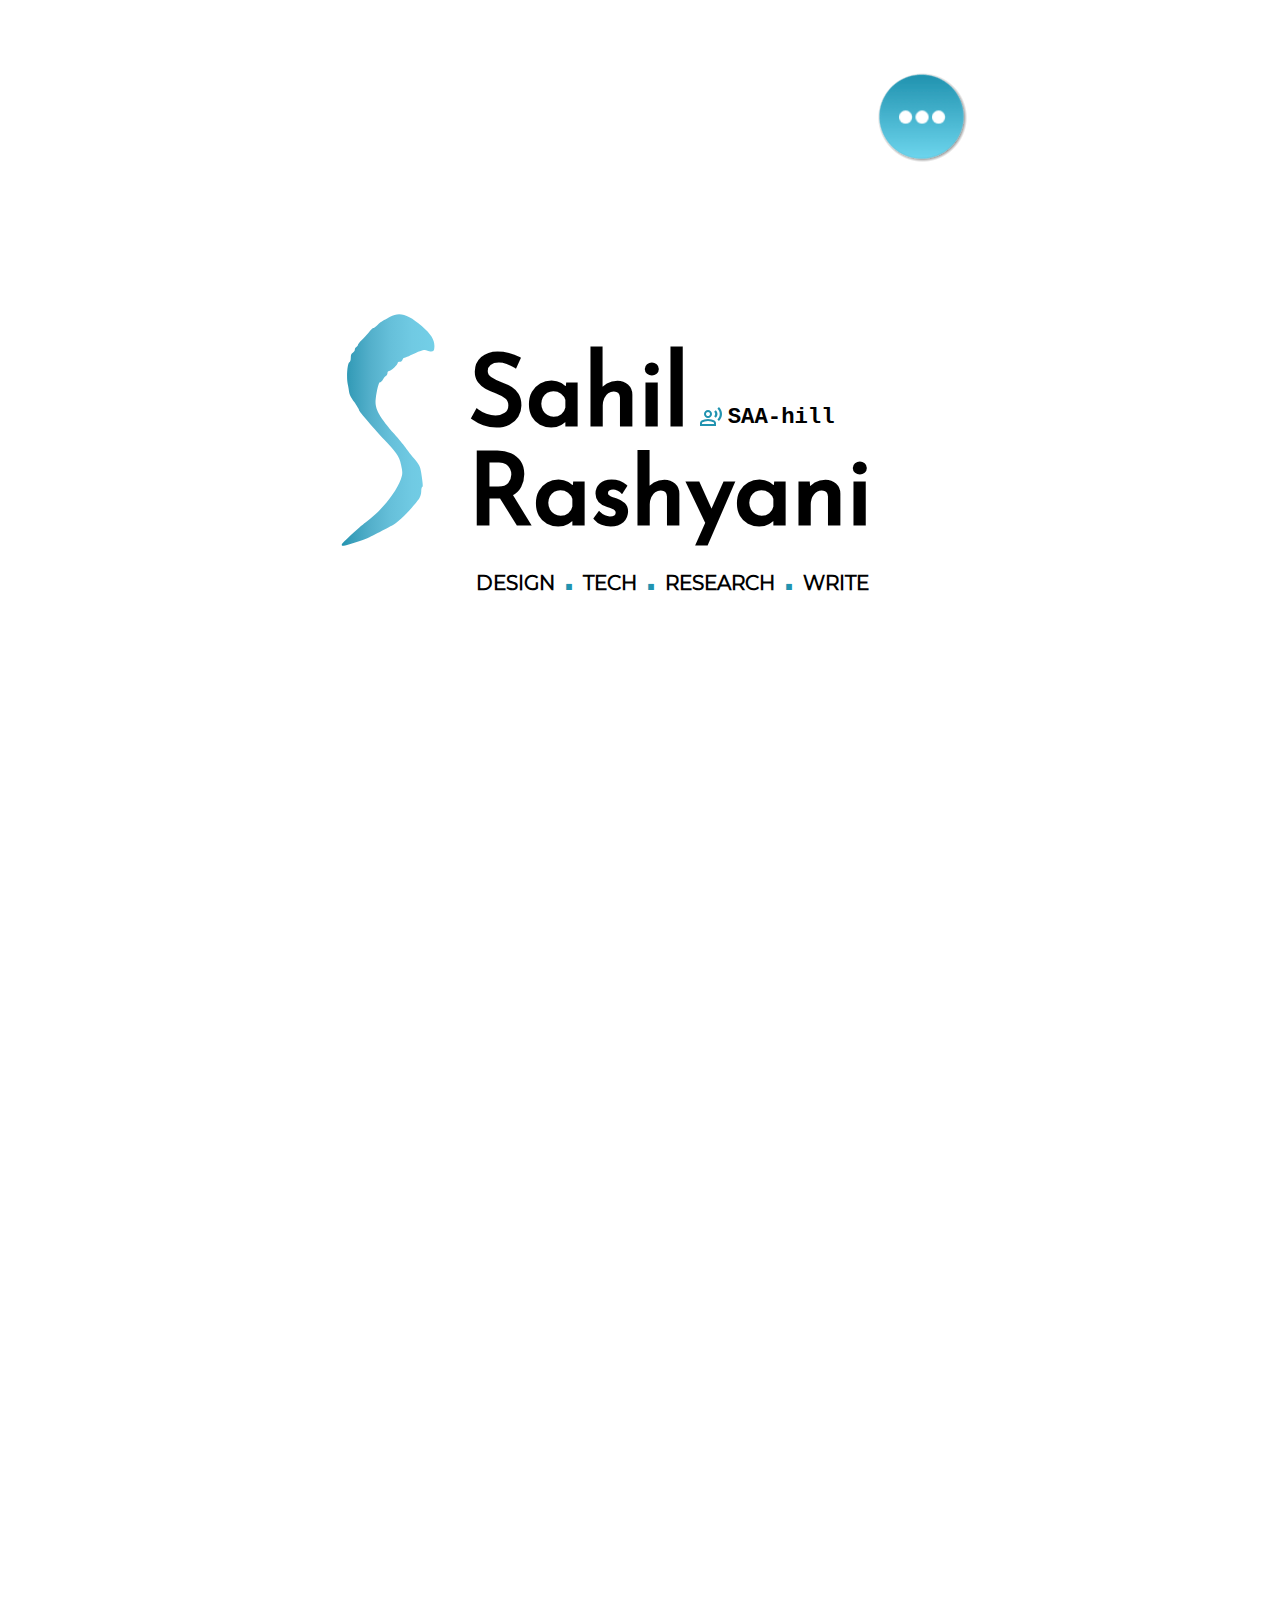
<file: index.html>
<!DOCTYPE HTML>
<html lang="en">

<head>
	<!-- Google tag (gtag.js) -->
	<script async src="https://www.googletagmanager.com/gtag/js?id=G-20PRXJCR0Q"></script>
	<script>
	  window.dataLayer = window.dataLayer || [];
	  function gtag(){dataLayer.push(arguments);}
	  gtag('js', new Date());
	  gtag('config', 'G-20PRXJCR0Q');
	</script>
	<meta charset="UTF-8" />
	<meta name="viewport" content="width=device-width, initial-scale=1, shrink-to-fit=no" />
	<title>Sahil Rashyani</title>
	<link rel="shortcut icon" href="favicon.ico" />
	<link rel="stylesheet" type="text/css" href="css/main.css">
	<script src="js/main.js" defer></script>
</head>

<body>

	<!-- page Container -->
	<div class="container">
		<section class="home">
			<div class="branding">
				<img src="img/Logo_SahilRashyani.svg" alt="Sahil Rashyani Logo" class="logo" />
				<h1>
					<span class="glitch" data-text="Sahil">Sahil</span>
					<span class="phonetic-name"><img src="img/voice-over.svg" alt="phonetic name pronounciation icon" class="pronounciation" /> SAA-hill</span>
					<br />
					<span class="" data-text="Rashyani">Rashyani</span>
				</h1>
			</div>
			<p class="what-i-do">
				Design<span class="period">.</span>Tech<span class="period">.</span>Research<span class="period">.</span>Write
			</p>
		</section>		
	</div>

	<!-- navigation -->
	<div class="nav">
		<nav class="menu" style="filter: url(#shadowed-goo);">
			<input type="checkbox" href="#" class="menu-open" name="menu-open" id="menu-open" />
			<label class="menu-open-button" for="menu-open" data-text="Menu">
				<span class="ellipses ellipses-1"></span>
				<span class="ellipses ellipses-2"></span>
				<span class="ellipses ellipses-3"></span>
			</label>
			<a href="splash.html" class="menu-item" data-text="Site Info"> <img src="img/info.svg" class="menu-logo" /> </a>
			<a href="contact.html" class="menu-item" data-text="Contact"> <img src="img/contact.svg" class="menu-logo" />
			</a>
			<a href="projects.html" class="menu-item" data-text="Projects"> <img src="img/projects.svg"
					class="menu-logo" /> </a>
			<a href="about.html" class="menu-item" data-text="About"> <img src="img/about.svg" class="menu-logo" /> </a>
			<a href="index.html" class="menu-item" data-text="Home"> <img src="img/Logo_SahilRashyani_white.svg"
					class="menu-logo" /> </a>
		</nav>
	</div>

	<!-- circles -->
	<div class="circle" id="circle1"></div>
	<div class="circle" id="circle2"></div>

	<!-- filters -->
	<svg class="filters" xmlns="http://www.w3.org/2000/svg" version="1.1">
		<defs>
			<filter id="shadowed-goo">
				<feGaussianBlur in="SourceGraphic" result="blur" stdDeviation="10" />
				<feColorMatrix in="blur" mode="matrix" values="1 0 0 0 0  0 1 0 0 0  0 0 1 0 0  0 0 0 18 -7" result="goo" />
				<feGaussianBlur in="goo" stdDeviation="3" result="shadow" />
				<feColorMatrix in="shadow" mode="matrix" values="0 0 0 0 0  0 0 0 0 0  0 0 0 0 0  0 0 0 1 -0.2"
					result="shadow" />
				<feOffset in="shadow" dx="1" dy="1" result="shadow" />
				<feComposite in2="shadow" in="goo" result="goo" />
				<feComposite in2="goo" in="SourceGraphic" result="mix" />
			</filter>
			<filter id="goo">
				<feGaussianBlur in="SourceGraphic" result="blur" stdDeviation="10" />
				<feColorMatrix in="blur" mode="matrix" values="1 0 0 0 0  0 1 0 0 0  0 0 1 0 0  0 0 0 18 -7" result="goo" />
				<feComposite in2="goo" in="SourceGraphic" result="mix" />
			</filter>
		</defs>
	</svg>

</body>

</html>
</file>
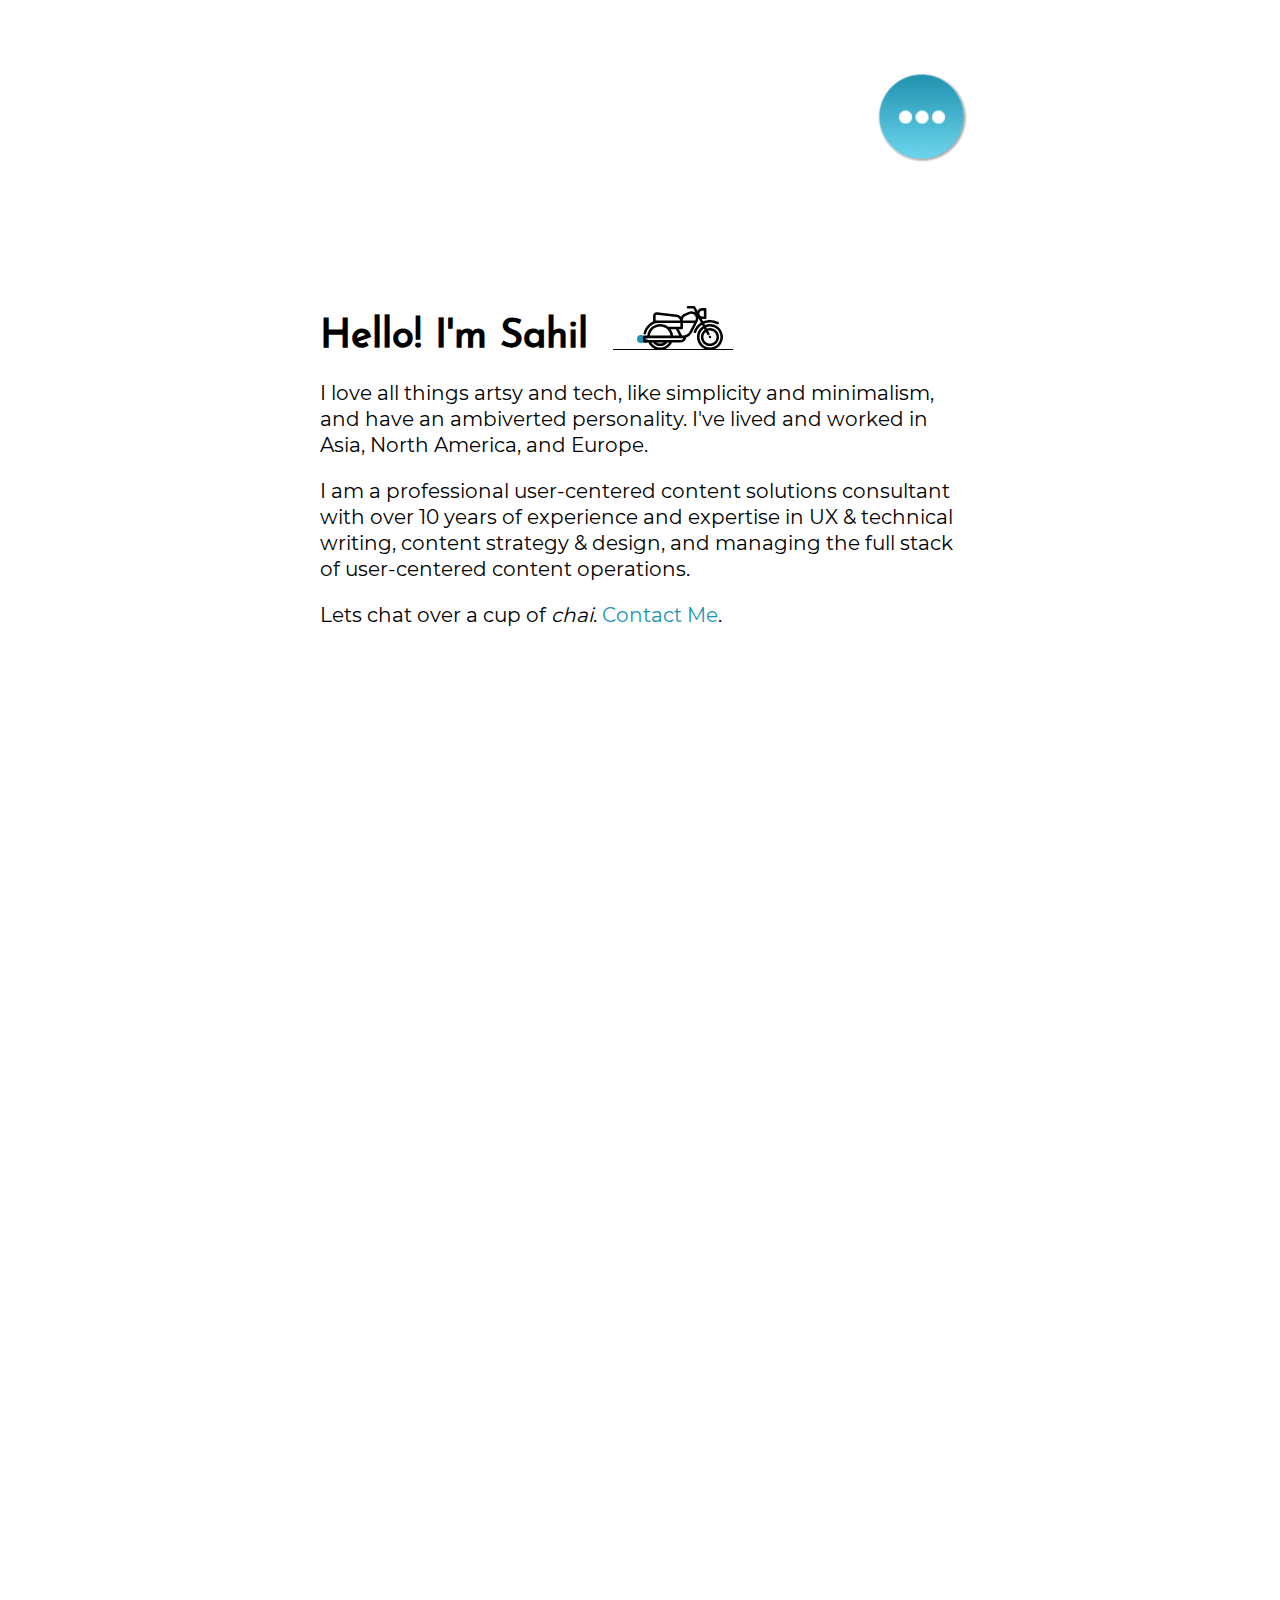
<file: about.html>
<!DOCTYPE HTML>
<html lang="en">

<head>
	<!-- Google tag (gtag.js) -->
	<script async src="https://www.googletagmanager.com/gtag/js?id=G-20PRXJCR0Q"></script>
	<script>
	  window.dataLayer = window.dataLayer || [];
	  function gtag(){dataLayer.push(arguments);}
	  gtag('js', new Date());
	  gtag('config', 'G-20PRXJCR0Q');
	</script>
	<meta charset="UTF-8" />
	<meta name="viewport" content="width=device-width, initial-scale=1, shrink-to-fit=no" />
	<title>Sahil Rashyani</title>
	<link rel="shortcut icon" href="favicon.ico" />
	<link rel="stylesheet" type="text/css" href="css/main.css">
	<script src="js/main.js" defer></script>
</head>

<body>

	<!-- page Container -->
	<div class="container">
		<section class="about">
			<h1>Hello! I'm Sahil</h1>
			<div class="motorcycle">
				<div class="smoke"></div>
				<div class="smoke"></div>
				<img src="img/motorcycle.svg" />
			</div>
			<p>I love all things artsy and tech, like simplicity and minimalism, and have an ambiverted personality. I've lived and worked in Asia, North America, and Europe.</p>
			<p>I am a professional user-centered content solutions consultant with over 10 years of experience and expertise in UX & technical writing, content strategy & design, and managing the full stack of user-centered content operations.</p>
			<p>Lets chat over a cup of <em>chai</em>. <a href="contact.html">Contact Me</a>.</p>
		</section>
	</div>

	<!-- navigation -->
	<div class="nav">
		<nav class="menu" style="filter: url(#shadowed-goo);">
			<input type="checkbox" href="#" class="menu-open" name="menu-open" id="menu-open" />
			<label class="menu-open-button" for="menu-open" data-text="Menu">
				<span class="ellipses ellipses-1"></span>
				<span class="ellipses ellipses-2"></span>
				<span class="ellipses ellipses-3"></span>
			</label>
			<a href="splash.html" class="menu-item" data-text="Site Info"> <img src="img/info.svg" class="menu-logo" /> </a>
			<a href="contact.html" class="menu-item" data-text="Contact"> <img src="img/contact.svg" class="menu-logo" />
			</a>
			<a href="projects.html" class="menu-item" data-text="Projects"> <img src="img/projects.svg"
					class="menu-logo" /> </a>
			<a href="about.html" class="menu-item" data-text="About"> <img src="img/about.svg" class="menu-logo" /> </a>
			<a href="index.html" class="menu-item" data-text="Home"> <img src="img/Logo_SahilRashyani_white.svg"
					class="menu-logo" /> </a>
		</nav>
	</div>

	<!-- circles -->
	<div class="circle" id="circle1"></div>
	<div class="circle" id="circle2"></div>

	<!-- filters -->
	<svg class="filters" xmlns="http://www.w3.org/2000/svg" version="1.1">
		<defs>
			<filter id="shadowed-goo">
				<feGaussianBlur in="SourceGraphic" result="blur" stdDeviation="10" />
				<feColorMatrix in="blur" mode="matrix" values="1 0 0 0 0  0 1 0 0 0  0 0 1 0 0  0 0 0 18 -7" result="goo" />
				<feGaussianBlur in="goo" stdDeviation="3" result="shadow" />
				<feColorMatrix in="shadow" mode="matrix" values="0 0 0 0 0  0 0 0 0 0  0 0 0 0 0  0 0 0 1 -0.2"
					result="shadow" />
				<feOffset in="shadow" dx="1" dy="1" result="shadow" />
				<feComposite in2="shadow" in="goo" result="goo" />
				<feComposite in2="goo" in="SourceGraphic" result="mix" />
			</filter>
			<filter id="goo">
				<feGaussianBlur in="SourceGraphic" result="blur" stdDeviation="10" />
				<feColorMatrix in="blur" mode="matrix" values="1 0 0 0 0  0 1 0 0 0  0 0 1 0 0  0 0 0 18 -7" result="goo" />
				<feComposite in2="goo" in="SourceGraphic" result="mix" />
			</filter>
		</defs>
	</svg>

</body>

</html>
</file>
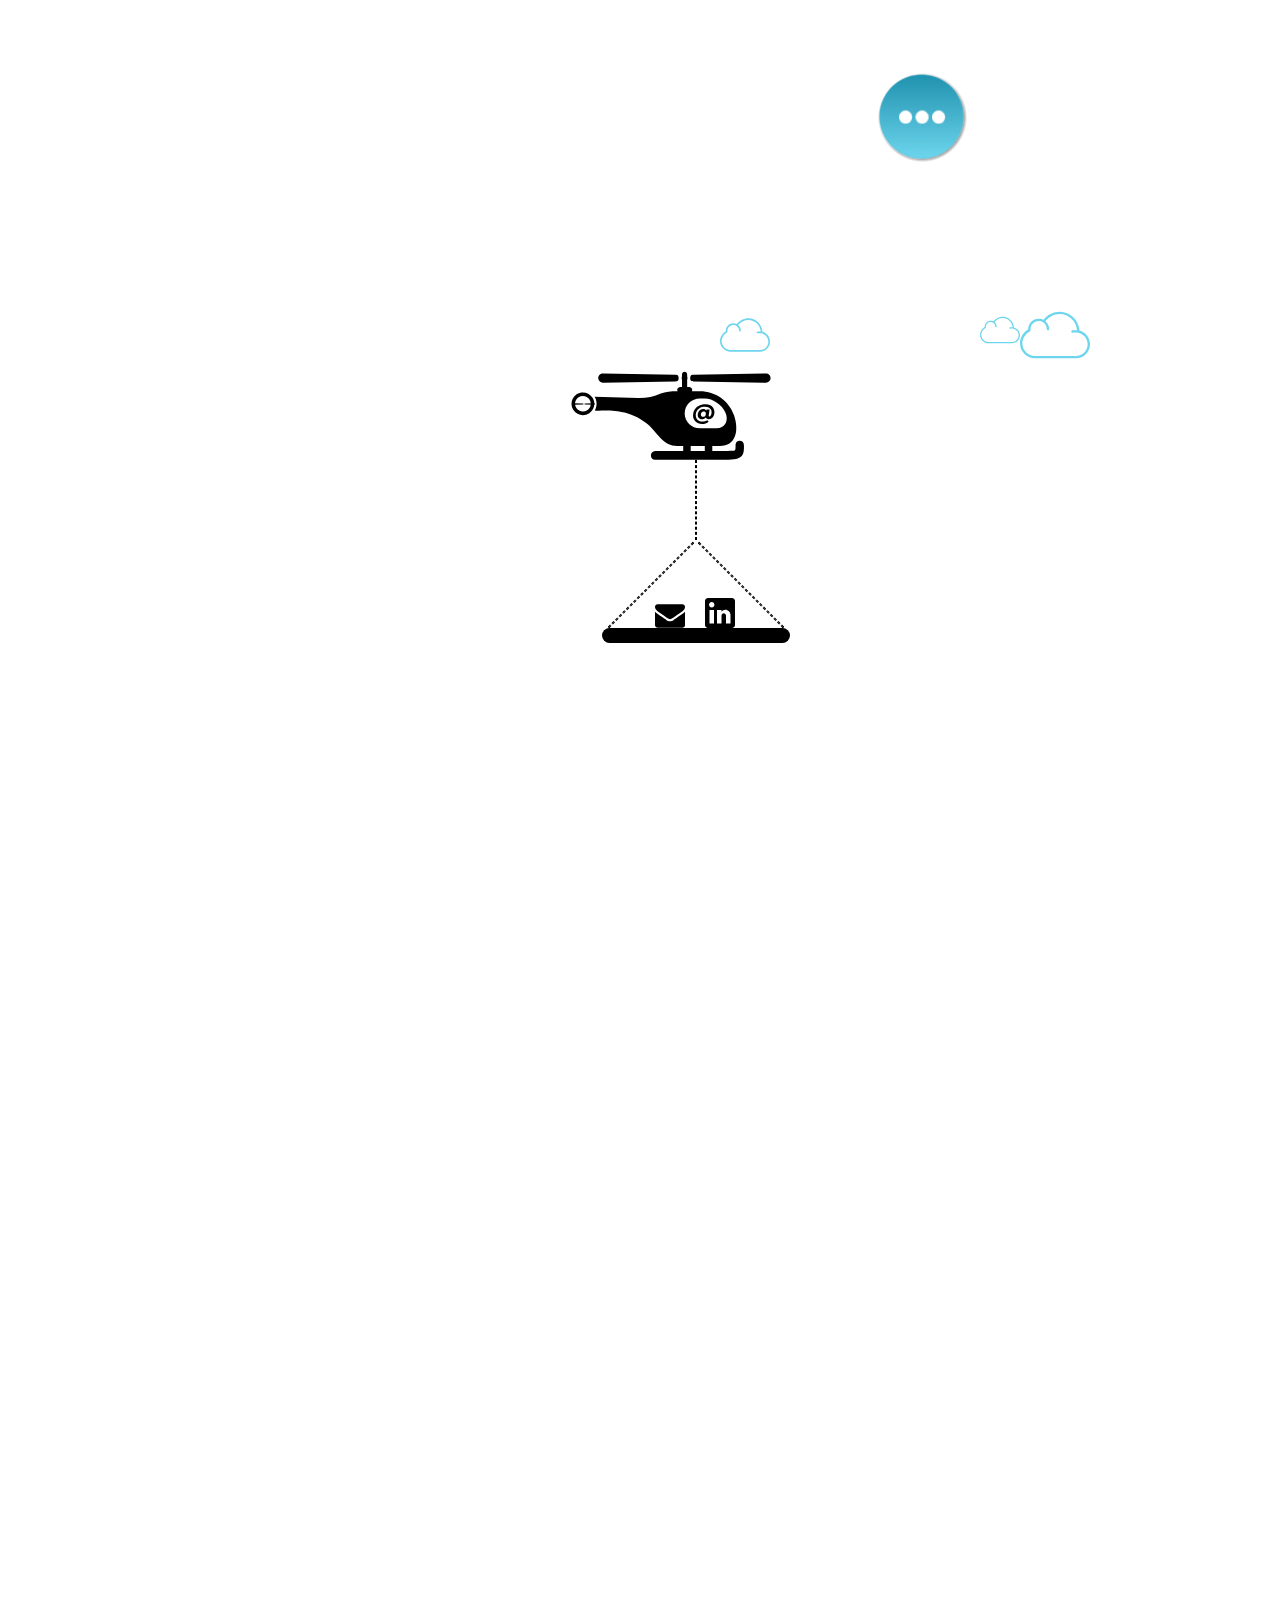
<file: contact.html>
<!DOCTYPE HTML>
<html lang="en">

<head>
	<!-- Google tag (gtag.js) -->
	<script async src="https://www.googletagmanager.com/gtag/js?id=G-20PRXJCR0Q"></script>
	<script>
	  window.dataLayer = window.dataLayer || [];
	  function gtag(){dataLayer.push(arguments);}
	  gtag('js', new Date());
	  gtag('config', 'G-20PRXJCR0Q');
	</script>
	<meta charset="UTF-8" />
	<meta name="viewport" content="width=device-width, initial-scale=1, shrink-to-fit=no" />
	<title>Sahil Rashyani</title>
	<link rel="shortcut icon" href="favicon.ico" />
	<link rel="stylesheet" type="text/css" href="css/main.css">
	<script src="js/main.js" defer></script>
</head>

<body>

	<!-- page Container -->
	<div class="container">
		<section class="contact">
			<div class="sky">
				<img src="img/cloud.svg" />
				<img src="img/cloud.svg" />
				<img src="img/cloud.svg" />
				<img src="img/cloud.svg" />
				<div class="heli">
					<div class="copter">
						<img src="img/helicopter_body.svg" />
						<img src="img/helicopter_rotor.svg" />
						<img src="img/helicopter_rotor.svg" />
					</div>
				</div>
				<div class="social-cargo">
					<span class="rope"></span>
					<span class="rope-left"></span>
					<span class="rope-right"></span>
					<span class="cargo-base"></span>
					<article class="social">
						<ul>
							<li>
								<a href="mailto:sahil.rashyani@outlook.com" title="Email | Sahil Rashyani">
									<img src="img/contact.svg" class="social-logo" />
								</a>
							</li>
							<li>
								<a href="https://www.linkedin.com/in/sahil-rashyani" target="_blank" title="LinkedIn | Sahil Rashyani">
									<img src="img/linkedin.svg" class="social-logo" />
								</a>
							</li>
						</ul>
					</article>
				</div>
			</div>
		</section>
	</div>

	<!-- navigation -->
	<div class="nav">
		<nav class="menu" style="filter: url(#shadowed-goo);">
			<input type="checkbox" href="#" class="menu-open" name="menu-open" id="menu-open" />
			<label class="menu-open-button" for="menu-open" data-text="Menu">
				<span class="ellipses ellipses-1"></span>
				<span class="ellipses ellipses-2"></span>
				<span class="ellipses ellipses-3"></span>
			</label>
			<a href="splash.html" class="menu-item" data-text="Site Info"> <img src="img/info.svg" class="menu-logo" />
			</a>
			<a href="contact.html" class="menu-item" data-text="Contact"> <img src="img/contact.svg"
					class="menu-logo" />
			</a>
			<a href="projects.html" class="menu-item" data-text="Projects"> <img src="img/projects.svg"
					class="menu-logo" /> </a>
			<a href="about.html" class="menu-item" data-text="About"> <img src="img/about.svg" class="menu-logo" /> </a>
			<a href="index.html" class="menu-item" data-text="Home"> <img src="img/Logo_SahilRashyani_white.svg"
					class="menu-logo" /> </a>
		</nav>
	</div>

	<!-- circles -->
	<div class="circle" id="circle1"></div>
	<div class="circle" id="circle2"></div>

	<!-- filters -->
	<svg class="filters" xmlns="http://www.w3.org/2000/svg" version="1.1">
		<defs>
			<filter id="shadowed-goo">
				<feGaussianBlur in="SourceGraphic" result="blur" stdDeviation="10" />
				<feColorMatrix in="blur" mode="matrix" values="1 0 0 0 0  0 1 0 0 0  0 0 1 0 0  0 0 0 18 -7"
					result="goo" />
				<feGaussianBlur in="goo" stdDeviation="3" result="shadow" />
				<feColorMatrix in="shadow" mode="matrix" values="0 0 0 0 0  0 0 0 0 0  0 0 0 0 0  0 0 0 1 -0.2"
					result="shadow" />
				<feOffset in="shadow" dx="1" dy="1" result="shadow" />
				<feComposite in2="shadow" in="goo" result="goo" />
				<feComposite in2="goo" in="SourceGraphic" result="mix" />
			</filter>
			<filter id="goo">
				<feGaussianBlur in="SourceGraphic" result="blur" stdDeviation="10" />
				<feColorMatrix in="blur" mode="matrix" values="1 0 0 0 0  0 1 0 0 0  0 0 1 0 0  0 0 0 18 -7"
					result="goo" />
				<feComposite in2="goo" in="SourceGraphic" result="mix" />
			</filter>
		</defs>
	</svg>

</body>

</html>
</file>
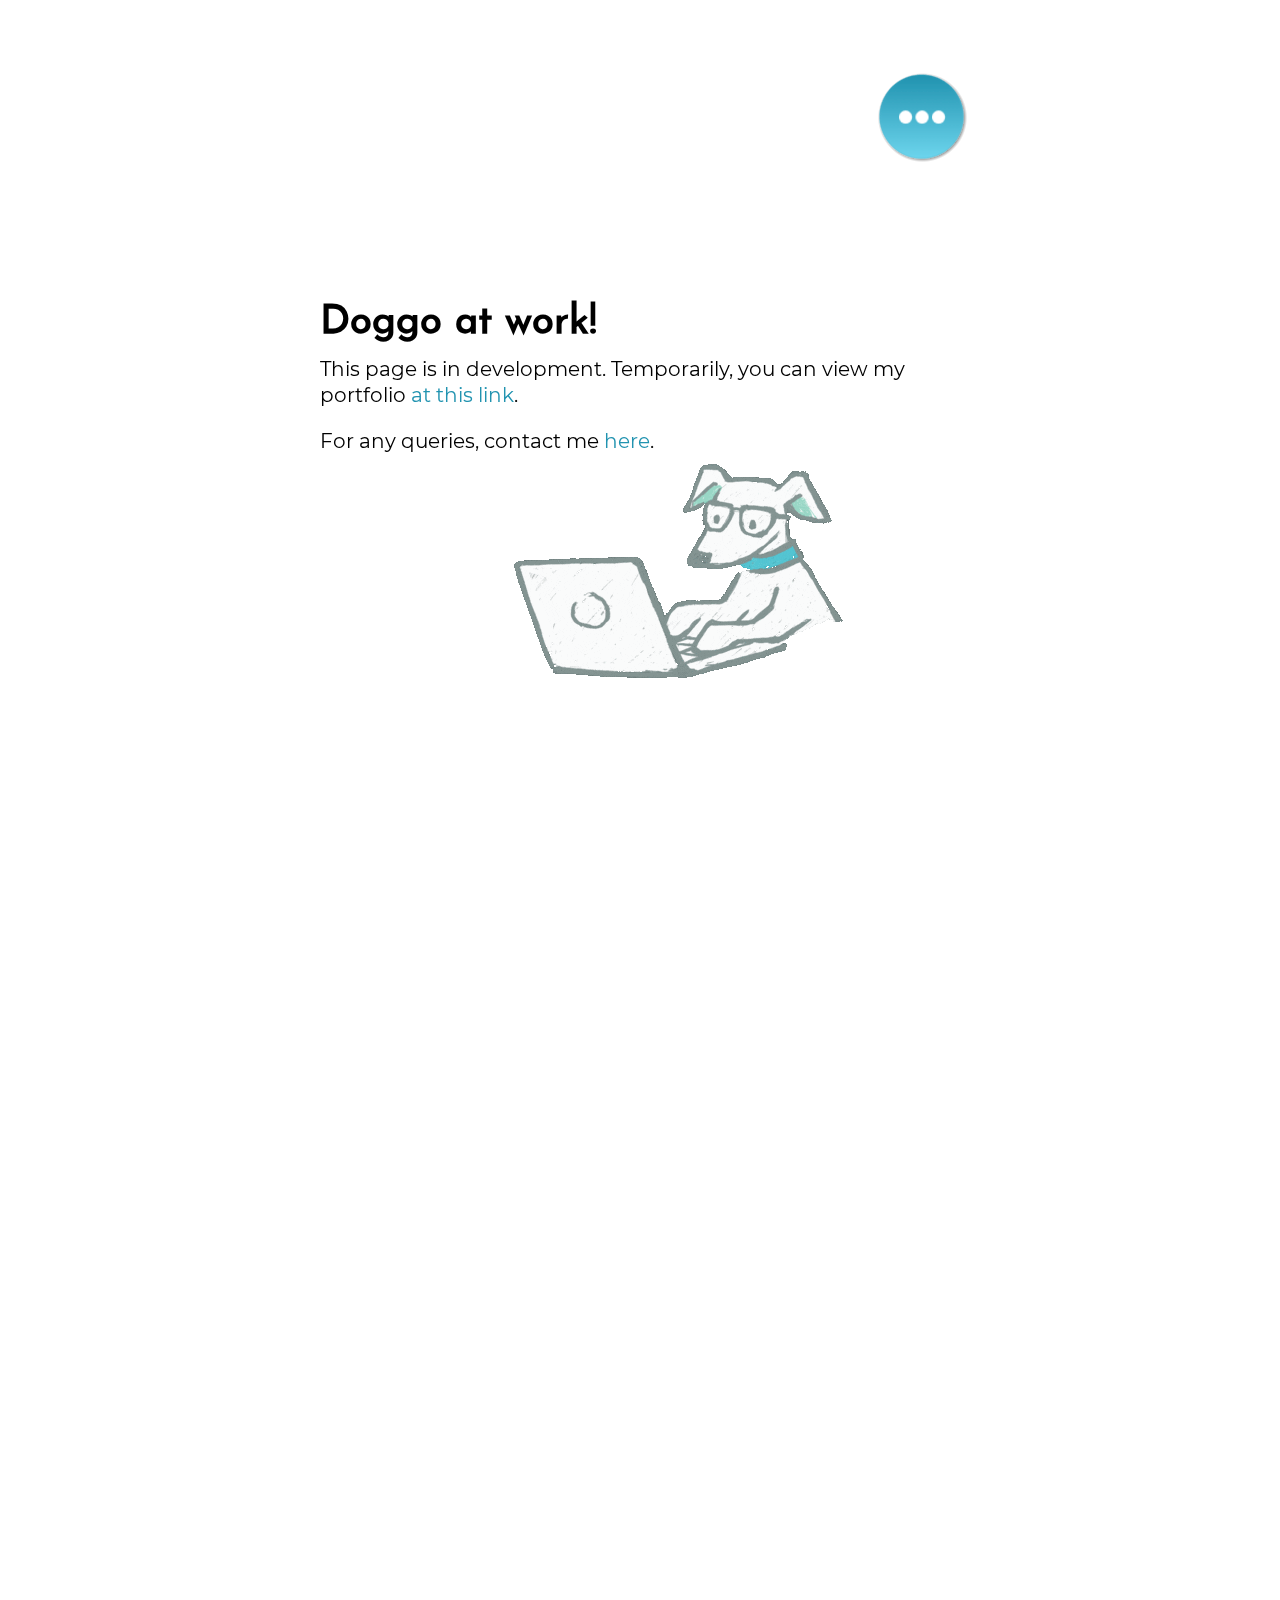
<file: projects.html>
<!DOCTYPE HTML>
<html lang="en">

<head>
	<!-- Google tag (gtag.js) -->
	<script async src="https://www.googletagmanager.com/gtag/js?id=G-20PRXJCR0Q"></script>
	<script>
	  window.dataLayer = window.dataLayer || [];
	  function gtag(){dataLayer.push(arguments);}
	  gtag('js', new Date());
	  gtag('config', 'G-20PRXJCR0Q');
	</script>
	<meta charset="UTF-8" />
	<meta name="viewport" content="width=device-width, initial-scale=1, shrink-to-fit=no" />
	<title>Sahil Rashyani</title>
	<link rel="shortcut icon" href="favicon.ico" />
	<link rel="stylesheet" type="text/css" href="css/main.css">
	<script src="js/main.js" defer></script>
</head>

<body>

	<!-- page Container -->
	<div class="container">
		<section class="projects">
			<h1>Doggo at work!</h1>
			<p>This page is in development. Temporarily, you can view my portfolio <a href="https://drive.google.com/file/d/1nWlmHoiBQ-79E9w9Fv9sttSZGUacg9RR/view?usp=sharing" target="_blank">at this link</a>.</p>
			<p>For any queries, contact me <a href="contact.html">here</a>.</p>
		</section>
		<!-- <section class="projects">
			<h1>Projects</h1>
		</section> -->
	</div>

	<!-- navigation -->
	<div class="nav">
		<nav class="menu" style="filter: url(#shadowed-goo);">
			<input type="checkbox" href="#" class="menu-open" name="menu-open" id="menu-open" />
			<label class="menu-open-button" for="menu-open" data-text="Menu">
				<span class="ellipses ellipses-1"></span>
				<span class="ellipses ellipses-2"></span>
				<span class="ellipses ellipses-3"></span>
			</label>
			<a href="splash.html" class="menu-item" data-text="Site Info"> <img src="img/info.svg" class="menu-logo" />
			</a>
			<a href="contact.html" class="menu-item" data-text="Contact"> <img src="img/contact.svg"
					class="menu-logo" />
			</a>
			<a href="projects.html" class="menu-item" data-text="Projects"> <img src="img/projects.svg"
					class="menu-logo" /> </a>
			<a href="about.html" class="menu-item" data-text="About"> <img src="img/about.svg" class="menu-logo" /> </a>
			<a href="index.html" class="menu-item" data-text="Home"> <img src="img/Logo_SahilRashyani_white.svg"
					class="menu-logo" /> </a>
		</nav>
	</div>

	<!-- circles -->
	<div class="circle" id="circle1"></div>
	<div class="circle" id="circle2"></div>

	<!-- filters -->
	<svg class="filters" xmlns="http://www.w3.org/2000/svg" version="1.1">
		<defs>
			<filter id="shadowed-goo">
				<feGaussianBlur in="SourceGraphic" result="blur" stdDeviation="10" />
				<feColorMatrix in="blur" mode="matrix" values="1 0 0 0 0  0 1 0 0 0  0 0 1 0 0  0 0 0 18 -7"
					result="goo" />
				<feGaussianBlur in="goo" stdDeviation="3" result="shadow" />
				<feColorMatrix in="shadow" mode="matrix" values="0 0 0 0 0  0 0 0 0 0  0 0 0 0 0  0 0 0 1 -0.2"
					result="shadow" />
				<feOffset in="shadow" dx="1" dy="1" result="shadow" />
				<feComposite in2="shadow" in="goo" result="goo" />
				<feComposite in2="goo" in="SourceGraphic" result="mix" />
			</filter>
			<filter id="goo">
				<feGaussianBlur in="SourceGraphic" result="blur" stdDeviation="10" />
				<feColorMatrix in="blur" mode="matrix" values="1 0 0 0 0  0 1 0 0 0  0 0 1 0 0  0 0 0 18 -7"
					result="goo" />
				<feComposite in2="goo" in="SourceGraphic" result="mix" />
			</filter>
		</defs>
	</svg>

</body>

</html>
</file>
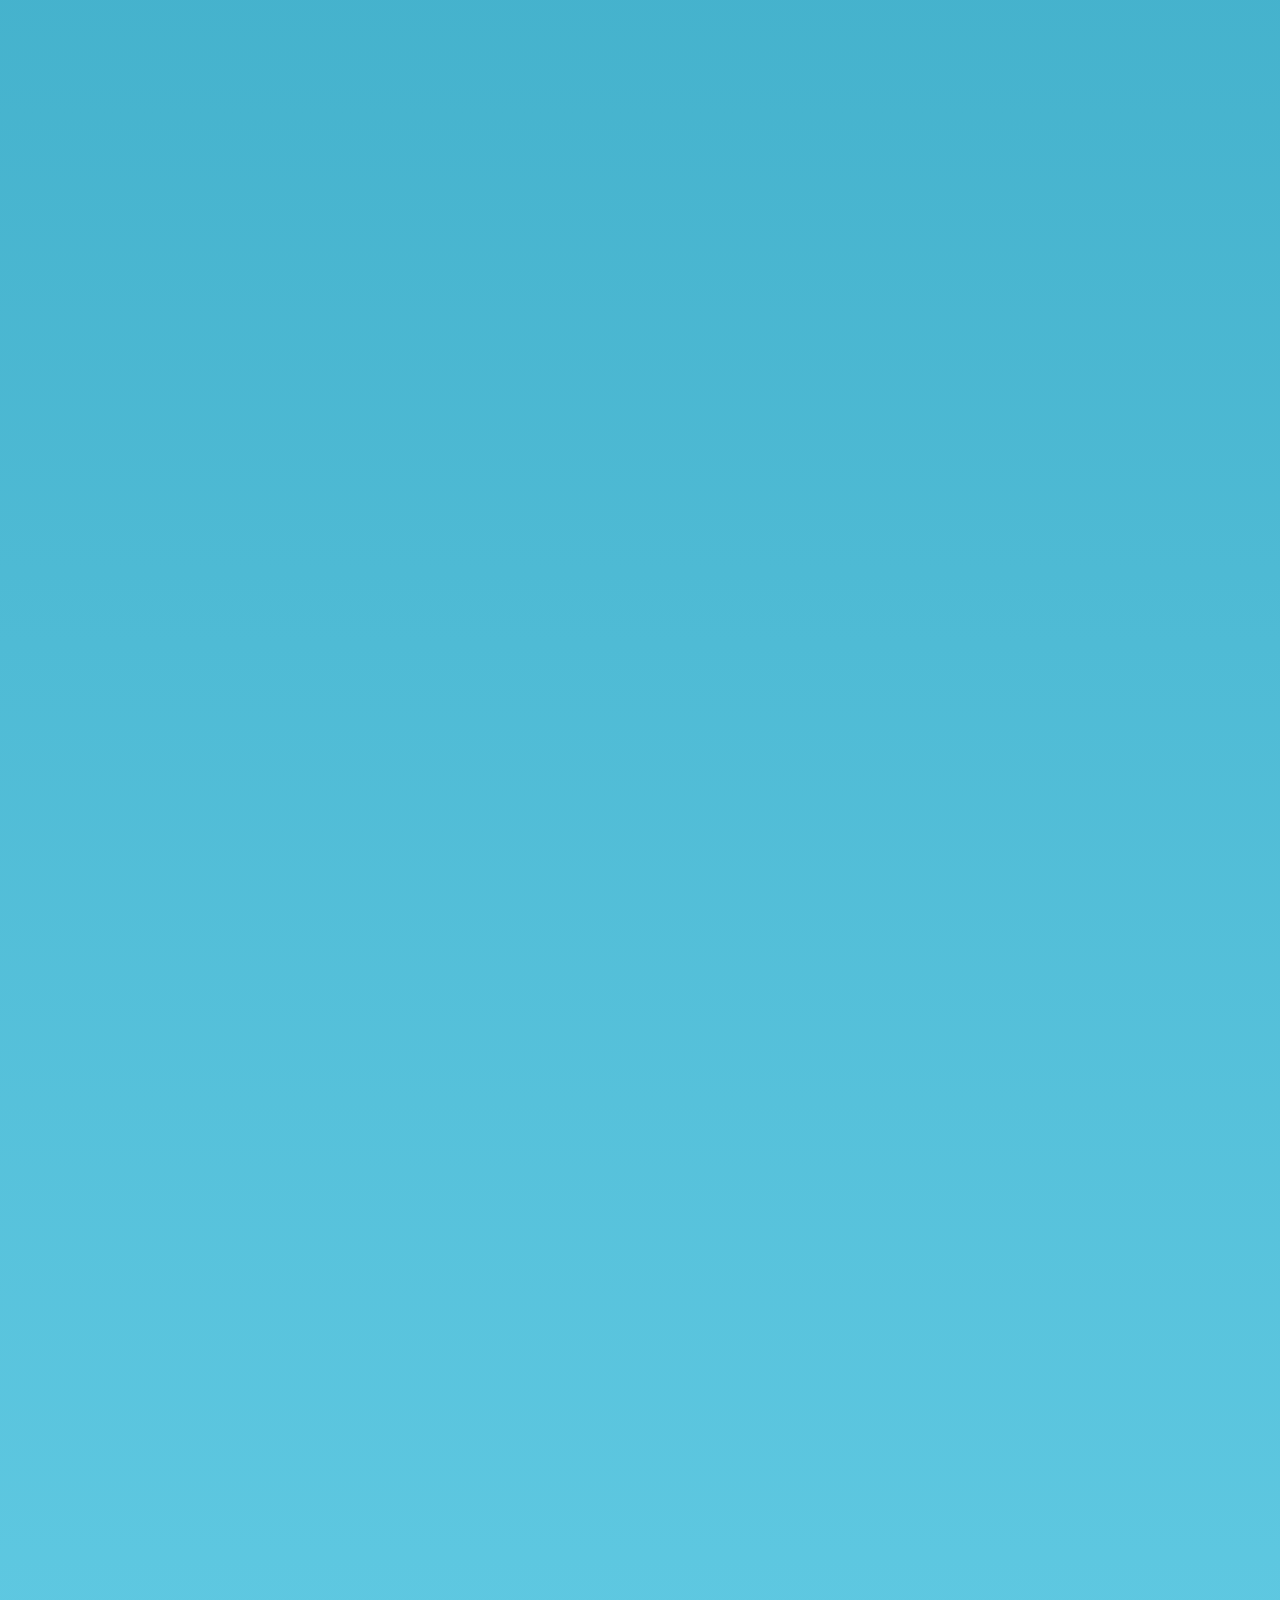
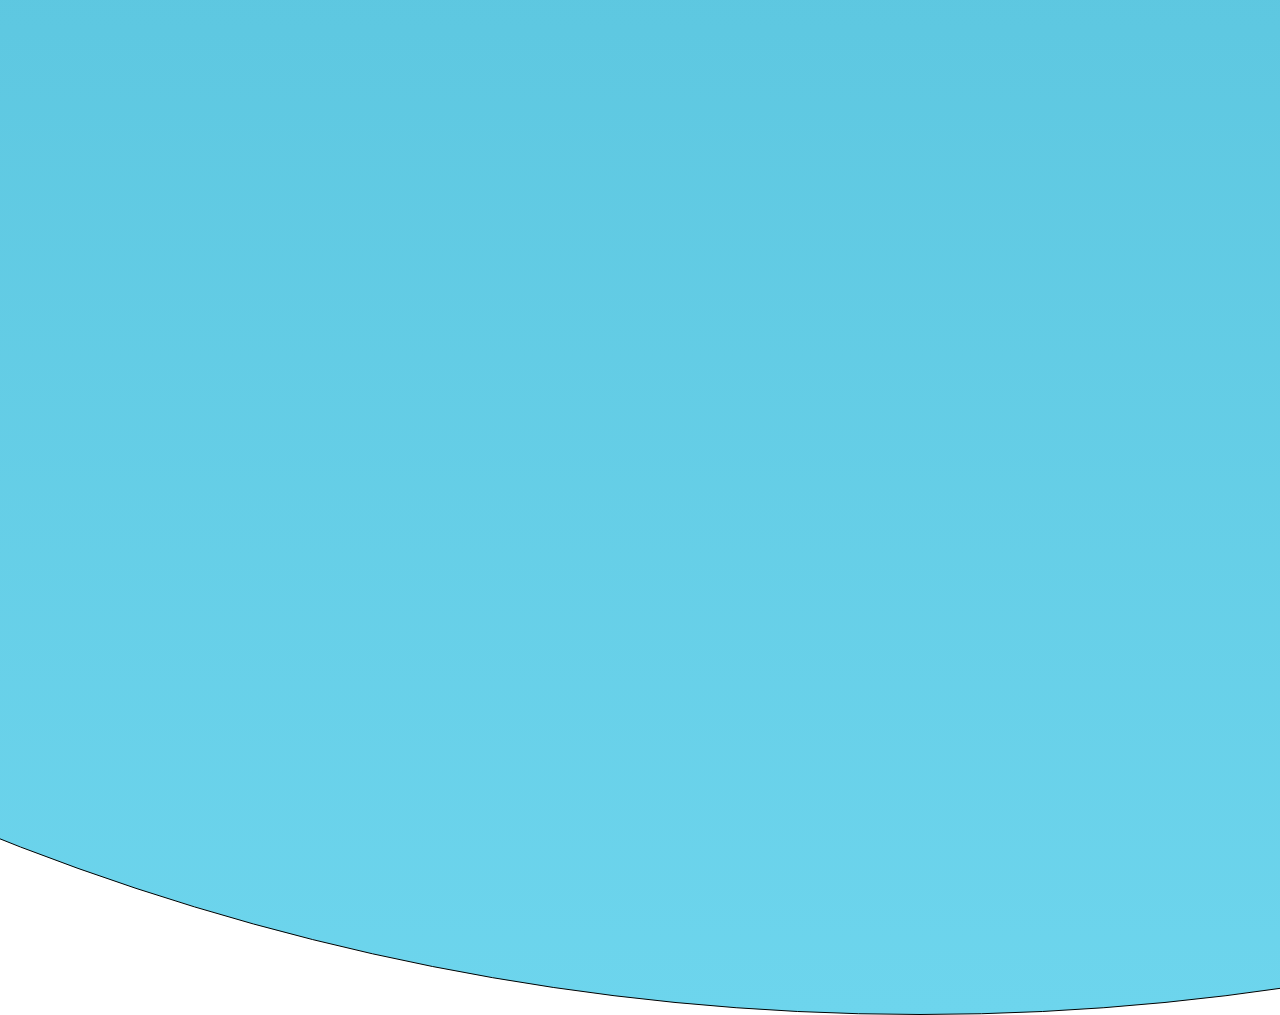
<file: splash.html>
<!DOCTYPE HTML>
<html lang="en">

<head>
	<!-- Google tag (gtag.js) -->
	<script async src="https://www.googletagmanager.com/gtag/js?id=G-20PRXJCR0Q"></script>
	<script>
	  window.dataLayer = window.dataLayer || [];
	  function gtag(){dataLayer.push(arguments);}
	  gtag('js', new Date());
	  gtag('config', 'G-20PRXJCR0Q');
	</script>
	<meta charset="UTF-8" />
	<meta name="viewport" content="width=device-width, initial-scale=1, shrink-to-fit=no" />
	<title>Sahil Rashyani</title>
	<link rel="shortcut icon" href="favicon.ico" />
	<link rel="stylesheet" type="text/css" href="css/main.css">
	<script src="js/main.js" defer></script>
</head>

<body>

	<!-- page Container -->
	<div class="container">
		<section class="splash">
			<p class="heart">Made with <img src="img/heart.svg" /> by <a href="index.html">Sahil Rashyani</a>.</p>
			<div class="decorative-line"></div>
			<article class="notices">
				<p>This website was built with HTML5, CSS3, and JavaScript.</p>
				<p>The website may use freely available resources on the internet like fonts, icons, images, open-source code, etc. The copyrights to such used resources belong to their original creators.</p>
				<p>For any queries, contact me <a href="contact.html">here</a>.</p>
			</article>
		</section>
	</div>

	<!-- navigation -->
	<div class="nav">
		<nav class="menu" style="filter: url(#shadowed-goo);">
			<input type="checkbox" href="#" class="menu-open" name="menu-open" id="menu-open" />
			<label class="menu-open-button" for="menu-open" data-text="Menu">
				<span class="ellipses ellipses-1"></span>
				<span class="ellipses ellipses-2"></span>
				<span class="ellipses ellipses-3"></span>
			</label>
			<a href="splash.html" class="menu-item" data-text="Site Info"> <img src="img/info.svg" class="menu-logo" />
			</a>
			<a href="contact.html" class="menu-item" data-text="Contact"> <img src="img/contact.svg"
					class="menu-logo" />
			</a>
			<a href="projects.html" class="menu-item" data-text="Projects"> <img src="img/projects.svg"
					class="menu-logo" /> </a>
			<a href="about.html" class="menu-item" data-text="About"> <img src="img/about.svg" class="menu-logo" /> </a>
			<a href="index.html" class="menu-item" data-text="Home"> <img src="img/Logo_SahilRashyani_white.svg"
					class="menu-logo" /> </a>
		</nav>
	</div>

	<!-- circles -->
	<div class="circle" id="circle1"></div>
	<div class="circle" id="circle2"></div>

	<!-- filters -->
	<svg class="filters" xmlns="http://www.w3.org/2000/svg" version="1.1">
		<defs>
			<filter id="shadowed-goo">
				<feGaussianBlur in="SourceGraphic" result="blur" stdDeviation="10" />
				<feColorMatrix in="blur" mode="matrix" values="1 0 0 0 0  0 1 0 0 0  0 0 1 0 0  0 0 0 18 -7"
					result="goo" />
				<feGaussianBlur in="goo" stdDeviation="3" result="shadow" />
				<feColorMatrix in="shadow" mode="matrix" values="0 0 0 0 0  0 0 0 0 0  0 0 0 0 0  0 0 0 1 -0.2"
					result="shadow" />
				<feOffset in="shadow" dx="1" dy="1" result="shadow" />
				<feComposite in2="shadow" in="goo" result="goo" />
				<feComposite in2="goo" in="SourceGraphic" result="mix" />
			</filter>
			<filter id="goo">
				<feGaussianBlur in="SourceGraphic" result="blur" stdDeviation="10" />
				<feColorMatrix in="blur" mode="matrix" values="1 0 0 0 0  0 1 0 0 0  0 0 1 0 0  0 0 0 18 -7"
					result="goo" />
				<feComposite in2="goo" in="SourceGraphic" result="mix" />
			</filter>
		</defs>
	</svg>

</body>

</html>
</file>
<file: css/main.css>
/* universal selectors */

* {
    margin: 0;
    padding: 0;
    box-sizing: border-box;
}

*::selection {
    background: #6dd5ed;
}

/* global styles */

@font-face {
    font-family: Montserrat;
    src: url('../fonts/Montserrat-Regular.ttf');
}

@font-face {
    font-family: JosefinSans;
    src: url('../fonts/JosefinSans-Regular.ttf');
}

body {
    display: grid;
    grid-template-rows: 200px minmax(auto, auto);
    grid-template-columns: minmax(auto, auto) 640px minmax(auto, auto);
    font-family: Montserrat, sans-serif;
    font-size: 20px;
    line-height: 1.3em;
    color: black;
    background: white;
    position: relative;
    min-height: 100vh;
    min-width: 100vw;
    overflow-x: hidden;
    /* filter: hue-rotate(300deg); */
}

h1, h2, h3, h4, h5, h6 {
    font-family: JosefinSans, sans-serif;
    margin-top: .25em;
    margin-bottom: .5em;
}

h1 {
    font-size: 2em;
}
h2 {
    font-size: 1.5em;
}
h3 {
    font-size: 1.25em;
}
h4, h5, h6 {
    font-size: 1em;
}

p {
    margin-top: .5em;
    margin-bottom: 1em;
}

a {
    text-decoration: none;
    color: #2193b0;
    transition: all .3s ease;
}

a:hover, a:focus {
    text-decoration: underline;
    color: #2193b0;
    outline: none;
}

/* Site Navigation */
.nav {
    grid-area: 1 / 2 / span 1 / span 1;
    width:640px;
    height:200px;
    position: fixed;
    left: calc(50% - 320px);
    background: white;
    z-index: 2;
}

.menu {
    position: absolute;
    right: 0;
    bottom: 120px;
    width: 100%;
    border: solid 1px transparent;
}

.menu-item, .menu-open-button {
    background: linear-gradient(#2193b0, #6dd5ed);
    border-radius: 100%;
    width: 75px;
    height: 75px;
    position: absolute;
    top: 0;
    right: 0;
    color: white;
    text-align: center;
    text-decoration: none;
    line-height: 75px;
    transform: translate3d(0, 0, 0);
    transition: transform ease-in-out 200ms;
}

.menu-logo {
    vertical-align: middle;
    width: 33%;
}

.menu-open {
    display: none;
}

.ellipses {
    width: 12px;
    height: 12px;
    background: white;
    border-radius: 100%;
    display: block;
    position: absolute;
    top: calc(50% - 6px);
    left: calc(50% - 6px);
    transition: -webkit-transform 200ms;
    transition: transform 200ms;
}

.ellipses-1 {
    -webkit-transform: translate3d(-15px, 0, 0);
    transform: translate3d(-15px, 0, 0);
}

.ellipses-2 {
    -webkit-transform: translate3d(0, 0, 0);
    transform: translate3d(0, 0, 0);
}

.ellipses-3 {
    -webkit-transform: translate3d(15px, 0, 0);
    transform: translate3d(15px, 0, 0);
}

.menu-open:checked + .menu-open-button .ellipses-1 {
    -webkit-transform: translate3d(0, 0, 0) rotate(45deg);
    transform: translate3d(0, 0, 0) rotate(45deg);
    width: 32px;
    height: 6px;
    border-radius: 20%;
    top: calc(50% - 2px);
    left: calc(50% - 15px)
}

.menu-open:checked + .menu-open-button .ellipses-2 {
    -webkit-transform: translate3d(0, 0, 0) scale(0, 0);
    transform: translate3d(0, 0, 0) scale(0, 0);
}

.menu-open:checked + .menu-open-button .ellipses-3 {
    -webkit-transform: translate3d(0, 0, 0) rotate(-45deg);
    transform: translate3d(0, 0, 0) rotate(-45deg);
    width: 32px;
    height: 6px;
    border-radius: 20%;
    top: calc(50% - 2px);
    left: calc(50% - 15px)
}

.menu-open-button {
    z-index: 2;
    transition-timing-function: cubic-bezier(0.175, 0.885, 0.32, 1.275);
    transition-duration: 400ms;
    -webkit-transform: scale(1.1, 1.1) translate3d(0, 0, 0);
    transform: scale(1.1, 1.1) translate3d(0, 0, 0);
    cursor: pointer;
}

.menu-open-button:hover {
    -webkit-transform: scale(1.2, 1.2) translate3d(0, 0, 0);
    transform: scale(1.2, 1.2) translate3d(0, 0, 0);
}

.menu-open:checked + .menu-open-button {
    transition-timing-function: linear;
    transition-duration: 200ms;
    -webkit-transform: scale(0.8, 0.8) translate3d(0, 0, 0);
    transform: scale(0.75, 0.75) translate3d(0, 0, 0);
    /* background: black; */
}

.menu-open:checked ~ .menu-item {
    transition-timing-function: cubic-bezier(0.165, 0.84, 0.44, 1);
}

.menu-open:checked ~ .menu-item:nth-of-type(1) {
    transition-duration: 300ms;
    -webkit-transform: translate3d(-80px, 0, 0) scale(1.1, 1.1);
    transform: translate3d(-80px, 0, 0) scale(1.1, 1.1);
}

.menu-open:checked ~ .menu-item:nth-of-type(2) {
    transition-duration: 400ms;
    -webkit-transform: translate3d(-170px, 0, 0) scale(1.1, 1.1);
    transform: translate3d(-170px, 0, 0) scale(1.1, 1.1);
}

.menu-open:checked ~ .menu-item:nth-of-type(3) {
    transition-duration: 500ms;
    -webkit-transform: translate3d(-260px, 0, 0) scale(1.1, 1.1);
    transform: translate3d(-260px, 0, 0) scale(1.1, 1.1);
}

.menu-open:checked ~ .menu-item:nth-of-type(4) {
    transition-duration: 600ms;
    -webkit-transform: translate3d(-350px, 0, 0) scale(1.1, 1.1);
    transform: translate3d(-350px, 0, 0) scale(1.1, 1.1);
}

.menu-open:checked ~ .menu-item:nth-of-type(5) {
    transition-duration: 700ms;
    -webkit-transform: translate3d(80px, 0, 0) scale(1.1, 1.1);
    transform: translate3d(-440px, 0, 0) scale(1.1, 1.1);
}

.menu-item:hover, .menu-item:focus {
    background: black;
    color: white;
}

.menu-open:checked ~ .menu-item:hover:after,
.menu-open:checked ~ .menu-item:focus:after {
    content: attr(data-text);
    color: black;
    display: flex;
    justify-content: center;
    margin-top: 10px;
    text-transform: uppercase;
    font-size: .65em;
    font-weight: bold;
    line-height: 15px;
}

/* Page Container */
.container {
    grid-area: 2 / 2 / span 1 / span 1;
    padding-top: 100px;
    padding-bottom: 100px;
}

.home {
    display: flex;
    flex-direction: column;
    justify-content: center;
    align-items: center;
    margin-left: -4em;
}

.branding {
    background: white;
    overflow: visible;
    display: flex;
    align-items: center;
    justify-content: center;
    margin-bottom: .5em;
}

.branding .logo {
    width: 6em;
    margin-right: 1em;
}

.branding h1 {
    font-family: JosefinSans, sans-serif;
    font-weight: bold;
    font-size: 4.95em;
    line-height: 1em;
    margin-top: .5em;
    margin-bottom: .1em;
    position: relative;
}

/* Glitched Text */
.glitch {
    color: black;
    background: white;
    position: relative;
}

.glitch:before {
    content: attr(data-text);
    position: absolute;
    left: 2px;
    text-shadow: -1px 0 #2193b0;
    top: 0;
    color: black;
    background: white;
    overflow: hidden;
    clip: rect(0, 900px, 0, 0);
    animation: glitch 2s infinite linear alternate-reverse;
}
@keyframes glitch {
    0% {
        clip: rect(32px, 9999px, 58px, 0);
    }
    5% {
        clip: rect(67px, 9999px, 40px, 0);
    }
    10% {
        clip: rect(4px, 9999px, 21px, 0);
    }
    15% {
        clip: rect(91px, 9999px, 71px, 0);
    }
    20% {
        clip: rect(99px, 9999px, 90px, 0);
    }
    25% {
        clip: rect(35px, 9999px, 87px, 0);
    }
    30% {
        clip: rect(74px, 9999px, 55px, 0);
    }
    35% {
        clip: rect(87px, 9999px, 58px, 0);
    }
    40% {
        clip: rect(82px, 9999px, 93px, 0);
    }
    45% {
        clip: rect(89px, 9999px, 83px, 0);
    }
    50% {
        clip: rect(7px, 9999px, 50px, 0);
    }
    55% {
        clip: rect(69px, 9999px, 41px, 0);
    }
    60% {
        clip: rect(37px, 9999px, 49px, 0);
    }
    65% {
        clip: rect(100px, 9999px, 38px, 0);
    }
    70% {
        clip: rect(13px, 9999px, 65px, 0);
    }
    75% {
        clip: rect(13px, 9999px, 42px, 0);
    }
    80% {
        clip: rect(84px, 9999px, 62px, 0);
    }
    85% {
        clip: rect(39px, 9999px, 19px, 0);
    }
    90% {
        clip: rect(40px, 9999px, 23px, 0);
    }
    95% {
        clip: rect(36px, 9999px, 27px, 0);
    }
    100% {
        clip: rect(22px, 9999px, 34px, 0);
    }
}

.glitch:after {
    content: attr(data-text);
    position: absolute;
    left: -2px;
    text-shadow: 1px 0 #6dd5ed;
    top: 0;
    color: black;
    background: white;
    overflow: hidden;
    clip: rect(0, 900px, 0, 0);
    animation: glitch-2 3s infinite linear alternate-reverse;
}
@keyframes glitch-2 {
    0% {
        clip: rect(74px, 9999px, 3px, 0);
    }
    5% {
        clip: rect(38px, 9999px, 89px, 0);
    }
    10% {
        clip: rect(74px, 9999px, 90px, 0);
    }
    15% {
        clip: rect(10px, 9999px, 14px, 0);
    }
    20% {
        clip: rect(69px, 9999px, 90px, 0);
    }
    25% {
        clip: rect(88px, 9999px, 74px, 0);
    }
    30% {
        clip: rect(4px, 9999px, 53px, 0);
    }
    35% {
        clip: rect(71px, 9999px, 73px, 0);
    }
    40% {
        clip: rect(67px, 9999px, 35px, 0);
    }
    45% {
        clip: rect(65px, 9999px, 73px, 0);
    }
    50% {
        clip: rect(59px, 9999px, 52px, 0);
    }
    55% {
        clip: rect(51px, 9999px, 21px, 0);
    }
    60% {
        clip: rect(29px, 9999px, 33px, 0);
    }
    65% {
        clip: rect(40px, 9999px, 54px, 0);
    }
    70% {
        clip: rect(22px, 9999px, 70px, 0);
    }
    75% {
        clip: rect(13px, 9999px, 35px, 0);
    }
    80% {
        clip: rect(98px, 9999px, 19px, 0);
    }
    85% {
        clip: rect(81px, 9999px, 31px, 0);
    }
    90% {
        clip: rect(13px, 9999px, 7px, 0);
    }
    95% {
        clip: rect(50px, 9999px, 60px, 0);
    }
    100% {
        clip: rect(46px, 9999px, 78px, 0);
    }
}

.home:hover .logo {
    animation-name: kick;
    animation-duration: 1.75s;
    animation-fill-mode: forwards;
    animation-iteration-count: 1;
    transform-origin: 55% 8%;
}
@keyframes kick {
    0% {
        transform: rotate(0deg);
    }
    10% {
        transform: rotate(90deg);
    }
    20% {
        transform: rotate(90deg);
    }
    30% {
        transform: rotate(-25deg);
    }
    40% {
        transform: rotate(45deg);
    }
    50% {
        transform: rotate(-10deg);
    }
    60% {
        transform: rotate(10deg);
    }
    70% {
        transform: rotate(-5deg);
    }
    80% {
        transform: rotate(0deg);
    }
    90% {
        transform: rotate(0deg);
    }
    100% {
        transform: rotate(0deg);
    }
}

.home:hover h1 {
    animation-name: bang;
    animation-duration: 1.75s;
    animation-fill-mode: forwards;
    animation-iteration-count: 1;
    transform-origin: 100% 100%;
}
@keyframes bang {
    0% {
        transform: rotate(0deg);
    }
    10% {
        transform: rotate(0deg);
    }
    20% {
        transform: rotate(0deg);
    }
    30% {
        transform: rotate(0deg);
    }
    40% {
        transform: rotate(20deg) translateX(30px);
    }
    45% {
        transform: rotate(20deg) translateX(30px);
    }
    50% {
        transform: rotate(20deg) translateX(30px);
    }
    60% {
        transform: rotate(-5deg) translateX(30px);
    }
    70% {
        transform: rotate(-5deg) translateX(30px);
    }
    80% {
        transform: rotate(-5deg) translateX(30px);
    }
    90% {
        transform: rotate(-5deg) translateX(30px);
    }
    100% {
        transform: rotate(-5deg) translateX(30px);
    }
}

.branding h1 .phonetic-name {
    font-family: monospace;
    font-size: .225em;
    line-height: 1em;
    color: black;
    border: solid 4px transparent;
    position: absolute;
    top: 2.25em;
    right: 1.5em;
    display: flex;
    flex-direction: row;
    align-items: center;
}

.phonetic-name .pronounciation {
    padding: 0 5px;;
}

.home:hover .phonetic-name {
    animation-name: land;
    animation-duration: 1.75s;
    animation-fill-mode: forwards;
    animation-iteration-count: 1;
}
@keyframes land {
    0% {
        transform-origin: 100% 100%;
        transform: rotate(0deg);
    }
    10% {
        transform: rotate(0deg);
    }
    20% {
        transform: rotate(0deg);
    }
    30% {
        transform: rotate(0deg);
    }
    40% {
        transform: rotate(20deg);
    }
    50% {
        transform-origin: 100% 100%;
        transform: rotate(20deg);
    }
    55% {
        transform-origin: 100% 100%;
        transform: rotate(10deg);
    }
    60% {
        transform-origin: 0% 100%;
        transform: rotate(0deg);
    }
    70% {
        transform: rotate(-4deg);
    }
    80% {
        transform: rotate(-4deg);
    }
    90% {
        transform: rotate(0deg);
    }
    100% {
        transform-origin: 0% 100%;
        transform: rotate(0deg);
    }
}

.what-i-do {
    font-weight: bold;
    text-transform: uppercase;
    padding-left: 7.25em;
    margin: 0;
}

.what-i-do .period {
    color: #2193b0;
    font-family: monospace;
    font-weight: bold;
    font-size: 2em;
    line-height: .25em;
    margin: 0 .05em;
}

.circle {
    position: absolute;
    width: 5000px;
    height: 5000px;
    top: -2385px;
    left: calc(50% - 2220px);
    overflow: hidden;
    border-radius: 100%;
    z-index: 4;
    border: solid 1px black;
}
@keyframes circle-scale-anim {
    0% {
        transform: scale(1);
    }
    100% {
        transform: scale(0);
    }
}
#circle1 {
    background: linear-gradient(#2193b0, #6dd5ed);
}
#circle2 {
    background: white;
}

.about h1 {
    display: inline-block;
    margin-right: .5em;
}

.about .motorcycle {
    display: inline-block;
    position: relative;
    width: 120px;
    height: 50px;
    margin-bottom: -3px;
    border-bottom: solid 1px black;
}

.about .motorcycle .smoke {
    position: absolute;
    border-radius: 100%;
    background: #2193b0;
    animation: 1s linear infinite smoke-cloud;
}
.smoke:nth-of-type(1) {
    width: .4em;
    height: .4em;
    bottom: .3em;
    left: 1.2em;
}
.smoke:nth-of-type(2) {
    width: .25em;
    height: .25em;
    bottom: .3em;
    left: 1.5em;
}
@keyframes smoke-cloud {
  0% {
    transform: translate(0, 0);
    opacity: 1;
  }
  50% {
    transform: translate(-30px, -8px);
    opacity: 0;
  }
  100% {
    transform: translate(-30px, -8px);
    opacity: 0;
  }
}

.about .motorcycle img {
    width: 4em;
    position: absolute;
    bottom: -.95em;
    right: .5em;
    animation: .25s linear infinite vibrate;
    transform-origin: 50% 100%;
}
@keyframes vibrate {
  0% {
    transform: scaleY(1);
  }
  25% {
    transform: scaleY(1.025);
  }
  50% {
    transform: scaleY(1);
  }
  75% {
    transform: scaleY(1.025);
  }
  100% {
    transform: scaleY(1);
  }
}

.projects {
    min-height: 400px;
    background: url('../img/working-doggo.GIF') 90% 50px no-repeat;
    filter: hue-rotate(150deg);
}

.projects p {
    filter: hue-rotate(-150deg);
}

/* .projects {
    
} */

.contact .sky {
    width: 900px;
    height: 270px;
    position: relative;
}
.contact .sky > img {
    position: absolute;
    animation: 5s linear infinite clouds-move;
}
@keyframes clouds-move {
  0% {
    transform: translateX(0);
  }
  100% {
    transform: translateX(-800px);
  }
}
.contact .sky > img:nth-of-type(1) {
    width: 50px;
    top: 10px;
    left: 400px;
}
.contact .sky > img:nth-of-type(2) {
    width: 40px;
    top: 10px;
    left: 660px;
}
.contact .sky > img:nth-of-type(3) {
    width: 70px;
    top: 0;
    left: 700px;
}
.contact .sky > img:nth-of-type(4) {
    width: 60px;
    top: 10px;
    left: 1200px;
}
.contact .sky .heli {
    width: 200px;
    height: 100px;
    position: absolute;
    top: 70px;
    left: calc(50% - 200px);
    animation: 2s ease-in-out infinite fly;
}
@keyframes fly {
  0% {
    transform: translateY(0) rotateZ(0deg);
  }
  40% {
    transform: translateY(2px);
  }
  60% {
      transform: rotateZ(1deg);
  }
  100% {
    transform: translateY(0) rotateZ(0deg);
  }
}
.contact .sky .heli .copter {
    width: 100%;
    height: 100%;
    position: relative;
}
.contact .sky .heli .copter > img {
    position: absolute;
}
.contact .sky .heli .copter > img:nth-of-type(1) {
    width: 175px;
    top: -1px;
}
.contact .sky .heli .copter > img:nth-of-type(2) {
    width: 175px;
    top: 1px;
    left: 27px;
    animation: .05s linear infinite main-rotor-spin;
}
@keyframes main-rotor-spin {
  0% {
    transform: rotateY(0deg);
  }
  25% {
    transform: rotateY(90deg);
  }
  50% {
    transform: rotateY(180deg);
  }
  75% {
    transform: rotateY(270deg);
  }
  100% {
    transform: rotateY(360deg);
  }
}
.contact .sky .heli .copter > img:nth-of-type(3) {
    width: 22px;
    top: 33px;
    left: 3px;
    animation: .2s linear infinite tail-rotor-spin;
}
@keyframes tail-rotor-spin {
  0% {
    transform: rotateZ(0deg);
  }
  25% {
    transform: rotateZ(90deg);
  }
  50% {
    transform: rotateZ(180deg);
  }
  75% {
    transform: rotateZ(270deg);
  }
  100% {
    transform: rotateZ(360deg);
  }
}

.social-cargo {
    display: block;
    position: absolute;
    top: 160px;
    width: 100%;
    transform-origin: 50% 0%;
    animation: 2s ease-in-out infinite fly2;
}
@keyframes fly2 {
  0% {
    transform: translateY(0) rotate(2deg);
  }
  40% {
    transform: translateY(2px) rotate(2deg);
  }
  60% {
    transform: translateY(0) rotate(2deg);
  }
  100% {
    transform: translateY(0) rotate(2deg);
  }
}

.social-cargo .rope {
    display: block;
    border: dashed 1px black;
    position: absolute;
    height: 80px;
    left: calc(50% - 75px);
}

.social-cargo .rope-left {
    display: block;
    border: dashed 1px black;
    position: absolute;
    height: 120px;
    top: 65px;
    left: calc(50% - 120px);
    transform: rotate(45deg);
}

.social-cargo .rope-right {
    display: block;
    border: dashed 1px black;
    position: absolute;
    height: 120px;
    top: 65px;
    left: calc(50% - 30px);
    transform: rotate(-45deg);
}

.social-cargo .cargo-base {
    display: block;
    background: black;
    position: absolute;
    height: 15px;
    width: 188px;
    border-radius: 10px;
    top: 168px;
    left: calc(50% - 168px);
}

.social {
    width: 100px;
    position: absolute;
    top: 130px;
    left: calc(50% - 124px);
}

.social ul {
    list-style: none;
    display: flex;
    flex-direction: row;
    justify-content: space-around;
}

.social ul li {
    width: 40px;
    height: 38px;
}

.social ul li a {
    position: relative;
    display: inline-block;
    width: 40px;
    height: 38px;
}

.social ul li a .social-logo {
    width: 1.5em;
    filter: invert(1);
    transition: all .2s ease-in;
    position: absolute;
    bottom: 0;
    left: calc(50% - 16px);
}

.social ul li a img[src="img/contact.svg"] {
    bottom: -3px;
}

.social ul li a:hover .social-logo {
    filter: invert(1) drop-shadow(1px 1px 2px #6dd5ed) drop-shadow(-1px -1px 2px #6dd5ed) drop-shadow(0 0 1px #6dd5ed);
}

.splash .heart {
    margin: 1.5em 0;
}

.decorative-line {
    width: 50px;
    height: 3px;
    background: #2193b0;
    margin: 1.5em 0;
}

.splash .heart img {
    width: 1.5em;
    margin: auto .25em;
    margin-bottom: -.3em;
    animation: .8s infinite heartbeat;
}
@keyframes heartbeat {
  0% {
    transform: scale(1);
  }
  25% {
    transform: scale(1.1);
  }
  40% {
    transform: scale(1);
  }
  60% {
    transform: scale(1.1);
  }
  100% {
    transform: scale(1);
  }
}

/* SVG Filters */
.filters {
    position: absolute;
    width: 0;
    height: 0;
    /* display: none; */
}


/* Media Queries */

/* Small screens (768px and below) */
@media only screen and (max-width: 768px) {

}

/* Extra small screens (640 x 480 and below) */
@media only screen and (max-width: 640.99px) and (max-height: 480.99px) {
    
}
</file>
